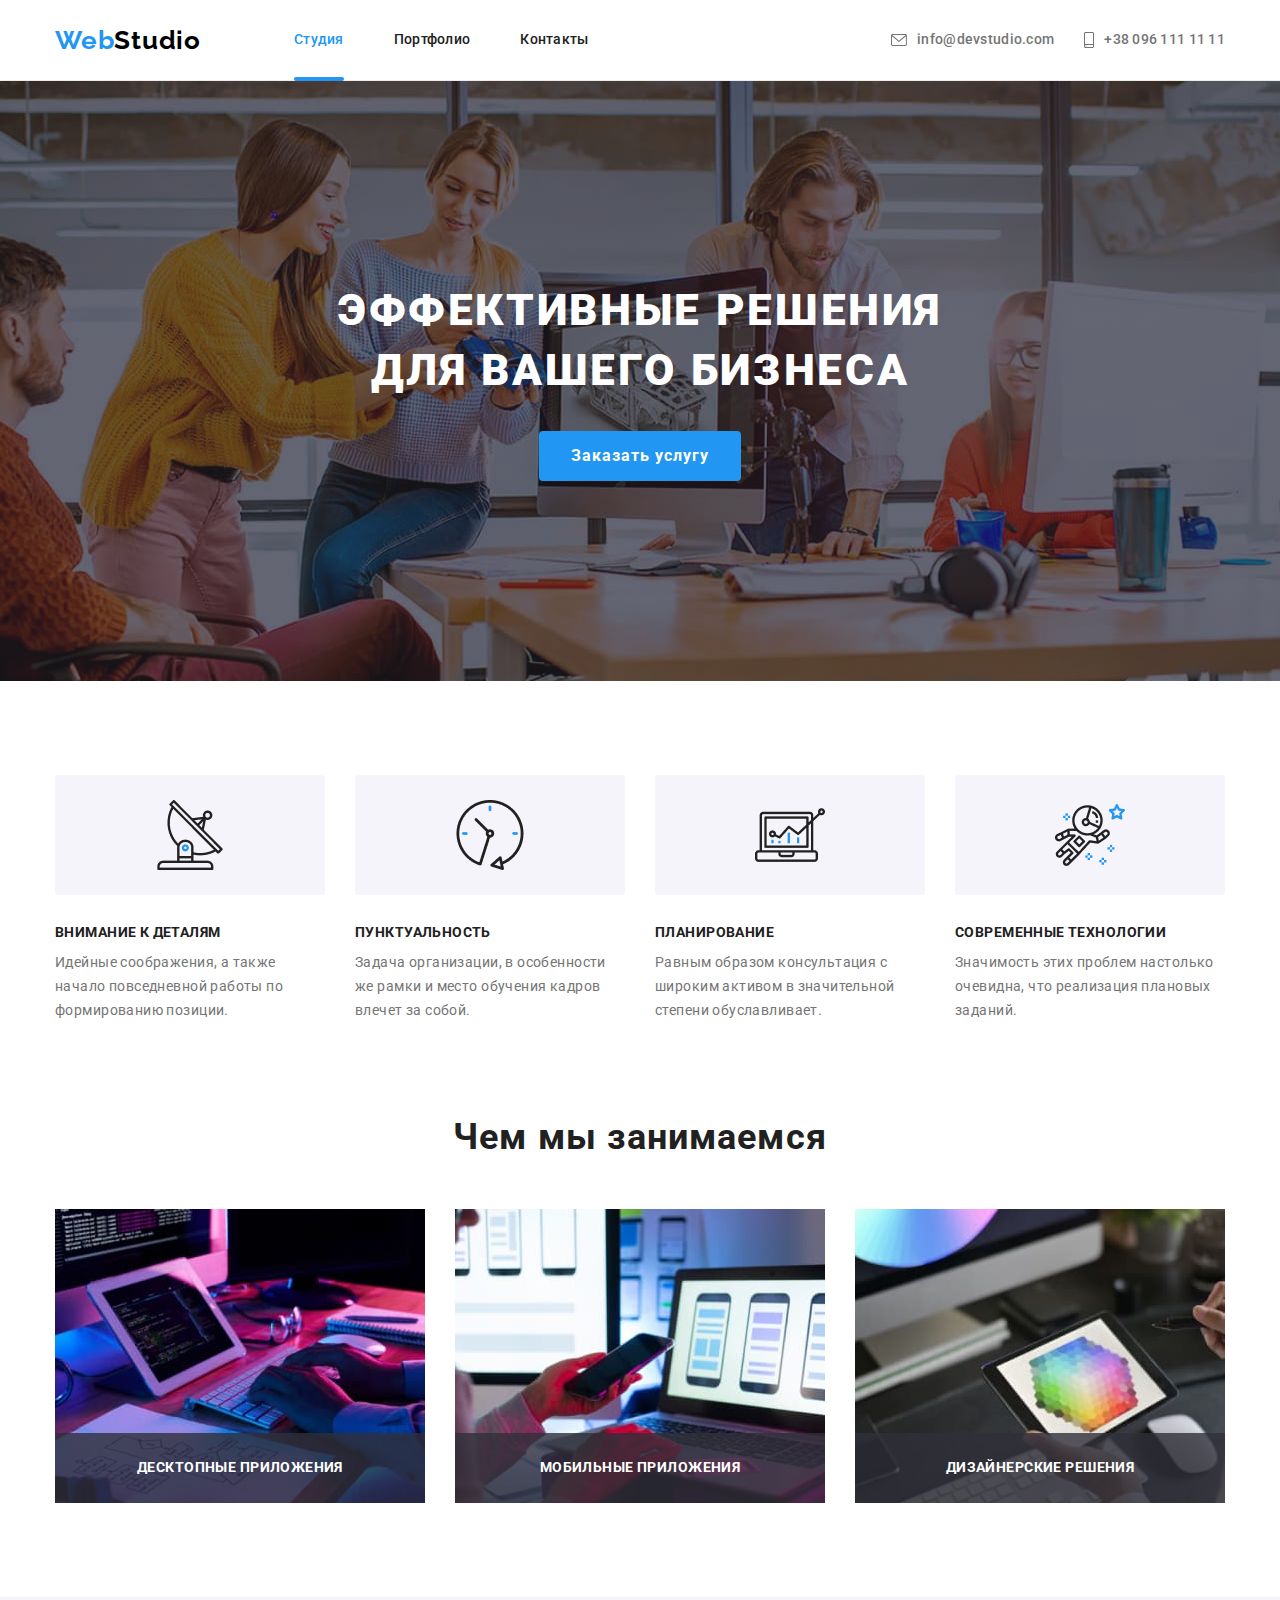
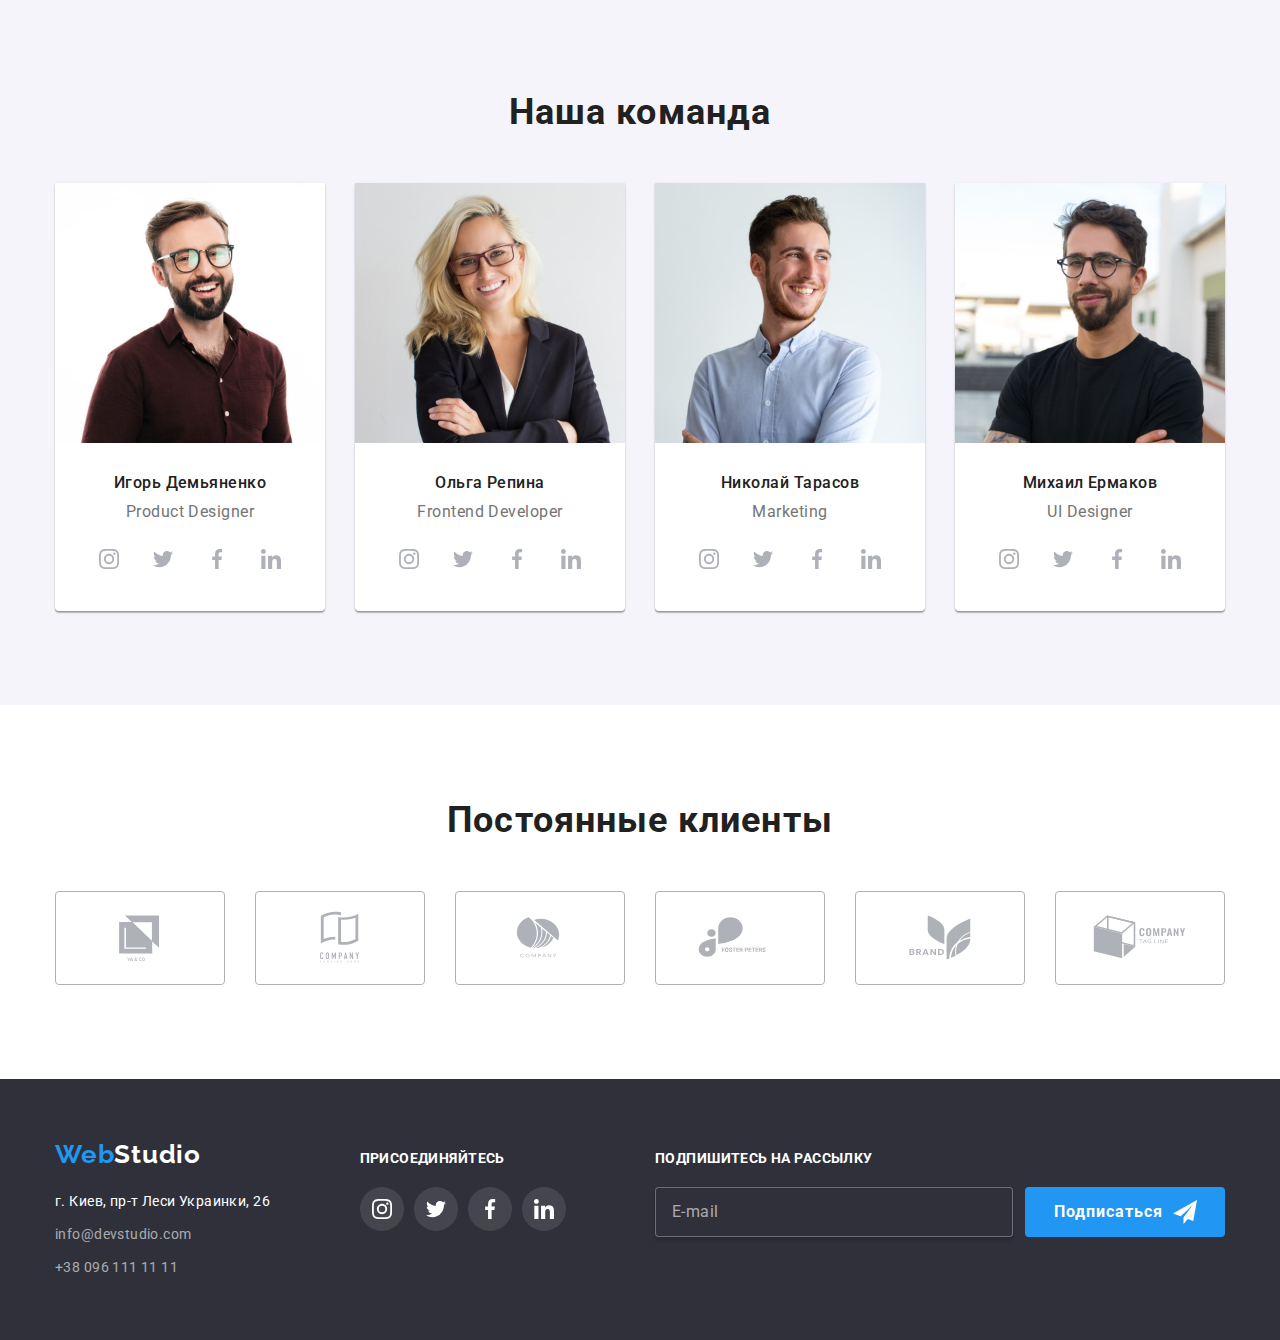
<file: index.html>
<!doctype html>
<html lang="ru">
<head>
  <meta charset="UTF-8">
  <meta http-equiv="X-UA-Compatible" content="IE=edge">
  <meta name="viewport" content="width=device-width, initial-scale=1.0">
  <title>Студия</title>
  <link href="https://fonts.googleapis.com/css2?family=Raleway:wght@700&family=Roboto:wght@400;500;700;900&display=swap"
  rel="stylesheet">
  <link rel="stylesheet" href="https://cdnjs.cloudflare.com/ajax/libs/modern-normalize/1.1.0/modern-normalize.min.css">
  <link rel="stylesheet" href="./css/main.min.css">
</head>
<body data-nonScroll>
  <header class="header">
    <div class="container header__box">
      <a href="" lang="en" class="logo link">Web<span class="logo__part--black">Studio</span> </a>
      <button type="button" class="header__button" data-mobile-menu-open>
        <svg width="40px" height="40px" aria-label="переключатель меню">
          <use class="header__menu-icon" href="./images/icons.svg#menu"></use>
        </svg>
      </button>
      <div class="header__menu-backdrop" data-mobile-menu>
        <div class="container container--menu">
          <div class="header__phone-menu">
            <button type="button" class="header__button header__button--close" data-mobile-menu-close>
              <svg width="40px" height="40px" aria-label="переключатель меню">
                <use class="header__close-icon" href="./images/icons.svg#close"></use>
              </svg>
            </button>
            <nav class="nav">
              <ul class="list nav__list">
                <li class="nav__item"><a href="./index.html" class="link nav__link nav__link--active">Студия</a></li>
                <li class="nav__item"><a href="./portfolio.html" class="link nav__link">Портфолио</a></li>
                <li class="nav__item"><a href="https://www.youtube.com/watch?v=dQw4w9WgXcQ" class="link nav__link">Контакты</a></li>
              </ul>
            </nav> 
            <ul class="list contacts contacts--position">
              <li class="contacts__item">
                <a href="mailto:info@devstudio.com" lang="en" class="link contacts__link contacts__mail">
                  <svg class="contacts__icon" width="16px" height="12px">
                    <use href="./images/icons.svg#envelope"></use>
                  </svg>
                  info@devstudio.com
                </a>
              </li>
              <li class="contacts__item">
                <a href="tel:+380961111111" class="link contacts__link contacts__number">
                  <svg class="contacts__icon" width="10px" height="16px">
                    <use href="./images/icons.svg#smartphone"></use>
                  </svg>
                  +38 096 111 11 11 
                </a>
              </li>
            </ul>
            <ul class="contacts__networks-set list">
              <li class="contacts__networks-set-item">
                <a href="" class="contacts__network link">Instagram</a>
              </li>
              <li class="contacts__networks-set-item">
                <a href="" class="contacts__network link">Twitter</a>
              </li>
              <li class="contacts__networks-set-item">
                <a href="" class="contacts__network link">Facebook</a>
              </li>
              <li class="contacts__networks-set-item">
                <a href="" class="contacts__network link">LinkedIn</a>
              </li>
            </ul>
          </div>
        </div>
      </div>
    </div>
  </header>
  <main>
    <section class="hero">
      <div class="container">
        <h1 class="hero__title">Эффективные решения для вашего бизнеса</h1>
        <button type="button" class="hero__button" data-modal-open> Заказать услугу</button> 
      </div> 
    </section> 
    <section class="benefits section">
      <div class="container">
        <h2 class="invisible">Наши преимущества</h2>
        <ul class="list benefits__list">
          <li class="benefits__item">
            <h3 class="benefits__title">Внимание к деталям</h3>
            <p class="benefits__text">Идейные соображения, а также начало повседневной работы по формированию позиции.</p>
          </li>
          <li class="benefits__item">
            <h3 class="benefits__title">Пунктуальность</h3>
            <p class="benefits__text">Задача организации, в особенности же рамки и место обучения кадров влечет за собой.</p>
          </li>
          <li class="benefits__item">
            <h3 class="benefits__title">Планирование</h3>
            <p class="benefits__text">Равным образом консультация с широким активом в значительной степени обуславливает.</p>
          </li>
          <li class="benefits__item">
            <h3 class="benefits__title">Современные технологии</h3>
            <p class="benefits__text">Значимость этих проблем настолько очевидна, что реализация плановых заданий.</p>
          </li>
        </ul>
      </div>
    </section>
    <section class="task section">
      <div class="container">
        <h2 class="task__title">Чем мы занимаемся</h2>
        <ul class="list named-images-set">
          <li class="named-images-set__item">
            <img 
              srcset="
                ./images/task-1.jpg 1x,
                ./images/task-1@2x.jpg 2x
              "
              src="./images/task-1.jpg" 
              alt="написание кода" 
              width="370" 
              
            />
            <div class="named-images-set__box">
              <h3 class="named-images-set__title">Десктопные приложения</h3>
            </div>
          </li>
          <li class="named-images-set__item">
            <img 
              srcset="
                ./images/task-2.jpg 1x,
                ./images/task-2@2x.jpg 2x
              "
              src="./images/task-2.jpg" 
              alt="создание дизайна для мобильного приложения" 
              width="370" 
            />
            <div class="named-images-set__box">
              <h3 class="named-images-set__title">Мобильные приложения</h3>
            </div>
          </li>
          <li class="named-images-set__item">
            <img 
              srcset="
                ./images/task-3.jpg 1x,
                ./images/task-3@2x.jpg 2x
              "
              src="./images/task-3.jpg" 
              alt="подборка цвета" 
              width="370" 
            />
            <div class="named-images-set__box">
              <h3 class="named-images-set__title">Дизайнерские решения</h3>
            </div>
          </li>
        </ul>
      </div>
    </section>
    <section class="team section">
      <div class="container">
        <h2 class="team__title">Наша команда</h2>
        <ul class="list workers-card-set">
          <li class="workers-card-set__item">
            <picture>
              <source
                srcset="
                  ./images/worker-1-270.jpg 1x,
                  ./images/worker-1-270@2x.jpg 2x
                "
                media="(min-width: 1200px)"
              />
              <source
                srcset="
                  ./images/worker-1-354.jpg 1x,
                  ./images/worker-1-354@2x.jpg 2x
                "
                media="(min-width: 768px)"
              />
              <source
                srcset="
                  ./images/worker-1-450.jpg 1x,
                  ./images/worker-1-450@2x.jpg 2x
                "
                media="(min-width: 320px)"
              />
              <img 
                srcset="
                  ./images/worker-1-450.jpg 1x,
                  ./images/worker-1-450@2x.jpg 2x
                "
                src="./images/worker-1-450.jpg" 
                alt="фото Игоря Демьяненко" 
                max-width="450" 
              />
            </picture>
            <div class="workers-card-set__box">
              <h3 class="workers-card-set__name">Игорь Демьяненко</h3>
              <p lang="en" class="workers-card-set__text">Product Designer</p>
              <ul class="social-networks list">
                <li class="social-networks__item">
                  <a href="" class="social-networks__link social-networks__link--white">
                    <svg class="social-networks__icon" width="20px" height="20px">
                      <use href="./images/icons.svg#instagram"></use>
                    </svg>
                  </a>
                </li>
                <li class="social-networks__item">
                  <a href="" class="social-networks__link social-networks__link--white">
                    <svg class="social-networks__icon" width="20px" height="20px">
                      <use href="./images/icons.svg#twitter"></use>
                    </svg>
                  </a>
                </li>
                <li class="social-networks__item">
                  <a href="" class="social-networks__link social-networks__link--white">
                    <svg class="social-networks__icon" width="20px" height="20px">
                      <use href="./images/icons.svg#facebook"></use>
                    </svg>
                  </a>
                </li>
                <li class="social-networks__item">
                  <a href="" class="social-networks__link social-networks__link--white">
                    <svg class="social-networks__icon" width="20px" height="20px">
                      <use href="./images/icons.svg#linkedin"></use>
                    </svg>
                  </a>
                </li>
              </ul>
            </div>
          </li>
          <li class="workers-card-set__item">
            <picture>
              <source
                srcset="
                  ./images/worker-2-270.jpg 1x,
                  ./images/worker-2-270@2x.jpg 2x
                "
                media="(min-width: 1200px)"
              />
              <source
                srcset="
                  ./images/worker-2-354.jpg 1x,
                  ./images/worker-2-354@2x.jpg 2x
                "
                media="(min-width: 768px)"
              />
              <source
                srcset="
                  ./images/worker-2-450.jpg 1x,
                  ./images/worker-2-450@2x.jpg 2x
                "
                media="(min-width: 320px)"
              />
              <img 
                srcset="
                  ./images/worker-2-450.jpg 1x,
                  ./images/worker-2-450@2x.jpg 2x
                "
                src="./images/worker-2-450.jpg" 
                alt="фото Ольги Репиной" 
                max-width="450" 
              />
            </picture>
            <div class="workers-card-set__box">
              <h3 class="workers-card-set__name">Ольга Репина</h3>
              <p lang="en" class="workers-card-set__text">Frontend Developer</p>
              <ul class="social-networks list">
                <li class="social-networks__item">
                  <a href="" class="social-networks__link social-networks__link--white">
                    <svg class="social-networks__icon" width="20px" height="20px">
                      <use href="./images/icons.svg#instagram"></use>
                    </svg>
                  </a>
                </li>
                <li class="social-networks__item">
                  <a href="" class="social-networks__link social-networks__link--white">
                    <svg class="social-networks__icon" width="20px" height="20px">
                      <use href="./images/icons.svg#twitter"></use>
                    </svg>
                  </a>
                </li>
                <li class="social-networks__item">
                  <a href="" class="social-networks__link social-networks__link--white">
                    <svg class="social-networks__icon" width="20px" height="20px">
                      <use href="./images/icons.svg#facebook"></use>
                    </svg>
                  </a>
                </li>
                <li class="social-networks__item">
                  <a href="" class="social-networks__link social-networks__link--white">
                    <svg class="social-networks__icon" width="20px" height="20px">
                      <use href="./images/icons.svg#linkedin"></use>
                    </svg>
                  </a>
                </li>
              </ul>
            </div>
          </li>
          <li class="workers-card-set__item">
            <picture>
              <source
                srcset="
                  ./images/worker-3-270.jpg 1x,
                  ./images/worker-3-270@2x.jpg 2x
                "
                media="(min-width: 1200px)"
              />
              <source
                srcset="
                  ./images/worker-3-354.jpg 1x,
                  ./images/worker-3-354@2x.jpg 2x
                "
                media="(min-width: 768px)"
              />
              <source
                srcset="
                  ./images/worker-3-450.jpg 1x,
                  ./images/worker-3-450@2x.jpg 2x
                "
                media="(min-width: 320px)"
              />
              <img 
                srcset="
                  ./images/worker-3-450.jpg 1x,
                  ./images/worker-3-450@2x.jpg 2x
                "
                src="./images/worker-3-450.jpg" 
                alt="фото Николая Тарасова" 
                max-width="450" 
              />
            </picture>
            <div class="workers-card-set__box">
              <h3 class="workers-card-set__name">Николай Тарасов</h3>
              <p lang="en" class="workers-card-set__text">Marketing</p>
              <ul class="social-networks list">
                <li class="social-networks__item">
                  <a href="" class="social-networks__link social-networks__link--white">
                    <svg class="social-networks__icon" width="20px" height="20px">
                      <use href="./images/icons.svg#instagram"></use>
                    </svg>
                  </a>
                </li>
                <li class="social-networks__item">
                  <a href="" class="social-networks__link social-networks__link--white">
                    <svg class="social-networks__icon" width="20px" height="20px">
                      <use href="./images/icons.svg#twitter"></use>
                    </svg>
                  </a>
                </li>
                <li class="social-networks__item">
                  <a href="" class="social-networks__link social-networks__link--white">
                    <svg class="social-networks__icon" width="20px" height="20px">
                      <use href="./images/icons.svg#facebook"></use>
                    </svg>
                  </a>
                </li>
                <li class="social-networks__item">
                  <a href="" class="social-networks__link social-networks__link--white">
                    <svg class="social-networks__icon" width="20px" height="20px">
                      <use href="./images/icons.svg#linkedin"></use>
                    </svg>
                  </a>
                </li>
              </ul>
            </div>
          </li>
          <li class="workers-card-set__item">
            <picture>
              <source
                srcset="
                  ./images/worker-4-270.jpg 1x,
                  ./images/worker-4-270@2x.jpg 2x
                "
                media="(min-width: 1200px)"
              />
              <source
                srcset="
                  ./images/worker-4-354.jpg 1x,
                  ./images/worker-4-354@2x.jpg 2x
                "
                media="(min-width: 768px)"
              />
              <source
                srcset="
                  ./images/worker-4-450.jpg 1x,
                  ./images/worker-4-450@2x.jpg 2x
                "
                media="(min-width: 320px)"
              />
              <img 
                srcset="
                  ./images/worker-4-450.jpg 1x,
                  ./images/worker-4-450@2x.jpg 2x
                "
                src="./images/worker-4-450.jpg" 
                alt="фото Михаила Ермакова" 
                max-width="450" 
              />
            </picture>
            <div class="workers-card-set__box">
              <h3 class="workers-card-set__name">Михаил Ермаков</h3>
              <p lang="en" class="workers-card-set__text">UI Designer</p>
              <ul class="social-networks list">
                <li class="social-networks__item">
                  <a href="" class="social-networks__link social-networks__link--white">
                    <svg class="social-networks__icon" width="20px" height="20px">
                      <use href="./images/icons.svg#instagram"></use>
                    </svg>
                  </a>
                </li>
                <li class="social-networks__item">
                  <a href="" class="social-networks__link social-networks__link--white">
                    <svg class="social-networks__icon" width="20px" height="20px">
                      <use href="./images/icons.svg#twitter"></use>
                    </svg>
                  </a>
                </li>
                <li class="social-networks__item">
                  <a href="" class="social-networks__link social-networks__link--white">
                    <svg class="social-networks__icon" width="20px" height="20px">
                      <use href="./images/icons.svg#facebook"></use>
                    </svg>
                  </a>
                </li>
                <li class="social-networks__item">
                  <a href="" class="social-networks__link social-networks__link--white">
                    <svg class="social-networks__icon" width="20px" height="20px">
                      <use href="./images/icons.svg#linkedin"></use>
                    </svg>
                  </a>
                </li>
              </ul>
            </div>
          </li>
        </ul>
      </div>  
    </section>
    <section class="clients section">
      <div class="container">
        <h2 class="clients__title">Постоянные клиенты</h2>
        <ul class="list emblems-card-set">
          <li class="emblems-card-set__item">
            <a href="" class="emblems-card-set__link">
              <svg class="emblems-card-set__icon" width="106px" height="60px">
                <use href="./images/icons.svg#logo-1"></use>
              </svg>
            </a>
          </li>
          <li class="emblems-card-set__item">
            <a href="" class="emblems-card-set__link">
              <svg class="emblems-card-set__icon" width="106px" height="60px">
                <use href="./images/icons.svg#logo-2"></use>
              </svg>
            </a>
          </li>
          <li class="emblems-card-set__item">
            <a href="" class="emblems-card-set__link">
              <svg class="emblems-card-set__icon" width="106px" height="60px">
                <use href="./images/icons.svg#logo-3"></use>
              </svg>
            </a>
          </li>
          <li class="emblems-card-set__item">
            <a href="" class="emblems-card-set__link">
              <svg class="emblems-card-set__icon" width="106px" height="60px">
                <use href="./images/icons.svg#logo-4"></use>
              </svg>
            </a>
          </li>
          <li class="emblems-card-set__item">
            <a href="" class="emblems-card-set__link">
              <svg class="emblems-card-set__icon" width="106px" height="60px">
                <use href="./images/icons.svg#logo-5"></use>
              </svg>
            </a>
          </li>
          <li class="emblems-card-set__item">
            <a href="" class="emblems-card-set__link">
              <svg class="emblems-card-set__icon" width="106px" height="60px">
                <use href="./images/icons.svg#logo-6"></use>
              </svg>
            </a>
          </li>
        </ul>
      </div>
    </section>
  </main>
  <footer class="footer">
    <div class="container footer__container">
      <div class="footer__box">
        <a href="" lang="en" class="logo link logo--position">Web<span class="logo__part--white">Studio</span></a>
        <address class="adress">
          <ul class="list footer-list">
            <li class="adress__item">
              <a href="" class="link address__link">г. Киев, пр-т Леси Украинки, 26</a>
            </li>  
            <li class="adress__item">
              <a href="mailto:info@example.com" lang="en" class="link address__link address__link--changeable">info@devstudio.com</a>
            </li>
            <li class="adress__item">
              <a href="tel:+380991111111" class="link address__link address__link--changeable">+38 096 111 11 11</a>
            </li>
          </ul>
        </address>
      </div>
      <div class="footer__box">
        <h3 class="footer__title">Присоединяйтесь</h3>
        <ul class="social-networks list">
          <li class="social-networks__item">
            <a href="" class="social-networks__link social-networks__link--black">
              <svg class="social-networks__icon" width="20px" height="20px">
                <use href="./images/icons.svg#instagram"></use>
              </svg>
            </a>
          </li>
          <li class="social-networks__item">
            <a href="" class="social-networks__link social-networks__link--black">
              <svg class="social-networks__icon" width="20px" height="20px">
                <use href="./images/icons.svg#twitter"></use>
              </svg>
            </a>
          </li>
          <li class="social-networks__item">
            <a href="" class="social-networks__link social-networks__link--black">
              <svg class="social-networks__icon" width="20px" height="20px">
                <use href="./images/icons.svg#facebook"></use>
              </svg>
            </a>
          </li>
          <li class="social-networks__item">
            <a href="" class="social-networks__link social-networks__link--black">
              <svg class="social-networks__icon" width="20px" height="20px">
                <use href="./images/icons.svg#linkedin"></use>
              </svg>
            </a>
          </li>
        </ul>
      </div>
      <form class="subscribe footer__box">
        <h3 class="footer__title">Подпишитесь на рассылку</h3>
        <div class="subscribe__box">
          <input type="email" name="email" placeholder="E-mail" class="subscribe__input">
          <button type="submit" class="subscribe__button">Подписаться</button>
        </div>
      </form>
    </div> 
  </footer>
  <div class="backdrop backdrop--is-hidden" data-modal>
    <div class="modal">
      <button type="button" class="modal__close-btn" data-modal-close>
        <svg class="modal__close-icon" width="18px" height="18px">
          <use href="./images/icons.svg#close"></use>
        </svg>
      </button>
      <form class="modal__form">
        <h2 class="modal__title">Оставьте свои данные, мы вам перезвоним</h2>
        <div class="modal__form-field">
          <label for="name" class="modal__label">Имя</label>
          <input type="text" name="name" id="name" class="modal__input">
          <svg class="modal__icon" width="18px" height="18px">
            <use href="./images/icons.svg#person"></use>
          </svg>
        </div>
        <div class="modal__form-field">
          <label for="tell" class="modal__label">Телефон</label>
          <input type="tell" name="tell" id="tell" class="modal__input">
          <svg class="modal__icon" width="18px" height="18px">
            <use href="./images/icons.svg#phone"></use>
          </svg>
        </div>
        <div class="modal__form-field"> 
          <label for="email" class="modal__label">Почта</label>
          <input type="email" name="email" id="email" class="modal__input">
          <svg class="modal__icon" width="18px" height="18px">
            <use href="./images/icons.svg#email"></use>
          </svg>
        </div>
        <div class="modal__form-field modal__form-field--position">
          <label for="comment" class="modal__label">Комментарий</label>
          <textarea name="comment" id="comment" placeholder="Введите текст" class="modal__textarea"></textarea>
        </div>
        <div class="policy policy--position">
          <label for="policy" class="policy__label">
            <input type="checkbox" name="policy" id="policy" class="policy__checkbox">
            <svg class="policy__icon" width="16px" height="15px">
              <use href="./images/icons.svg#check"></use>
            </svg>
            <p class="policy__text">
              Соглашаюсь с рассылкой и принимаю
              <a href="" class="policy__link link">Условия договора</a>
            </p>
          </label>
        </div>
        <button type="submit" class="modal__button">Отправить</button>
      </form>
    </div>
  </div>
  <script src="./menu.js"></script>
  <script src="./modal.js"></script>
</body>
</html>
</file>
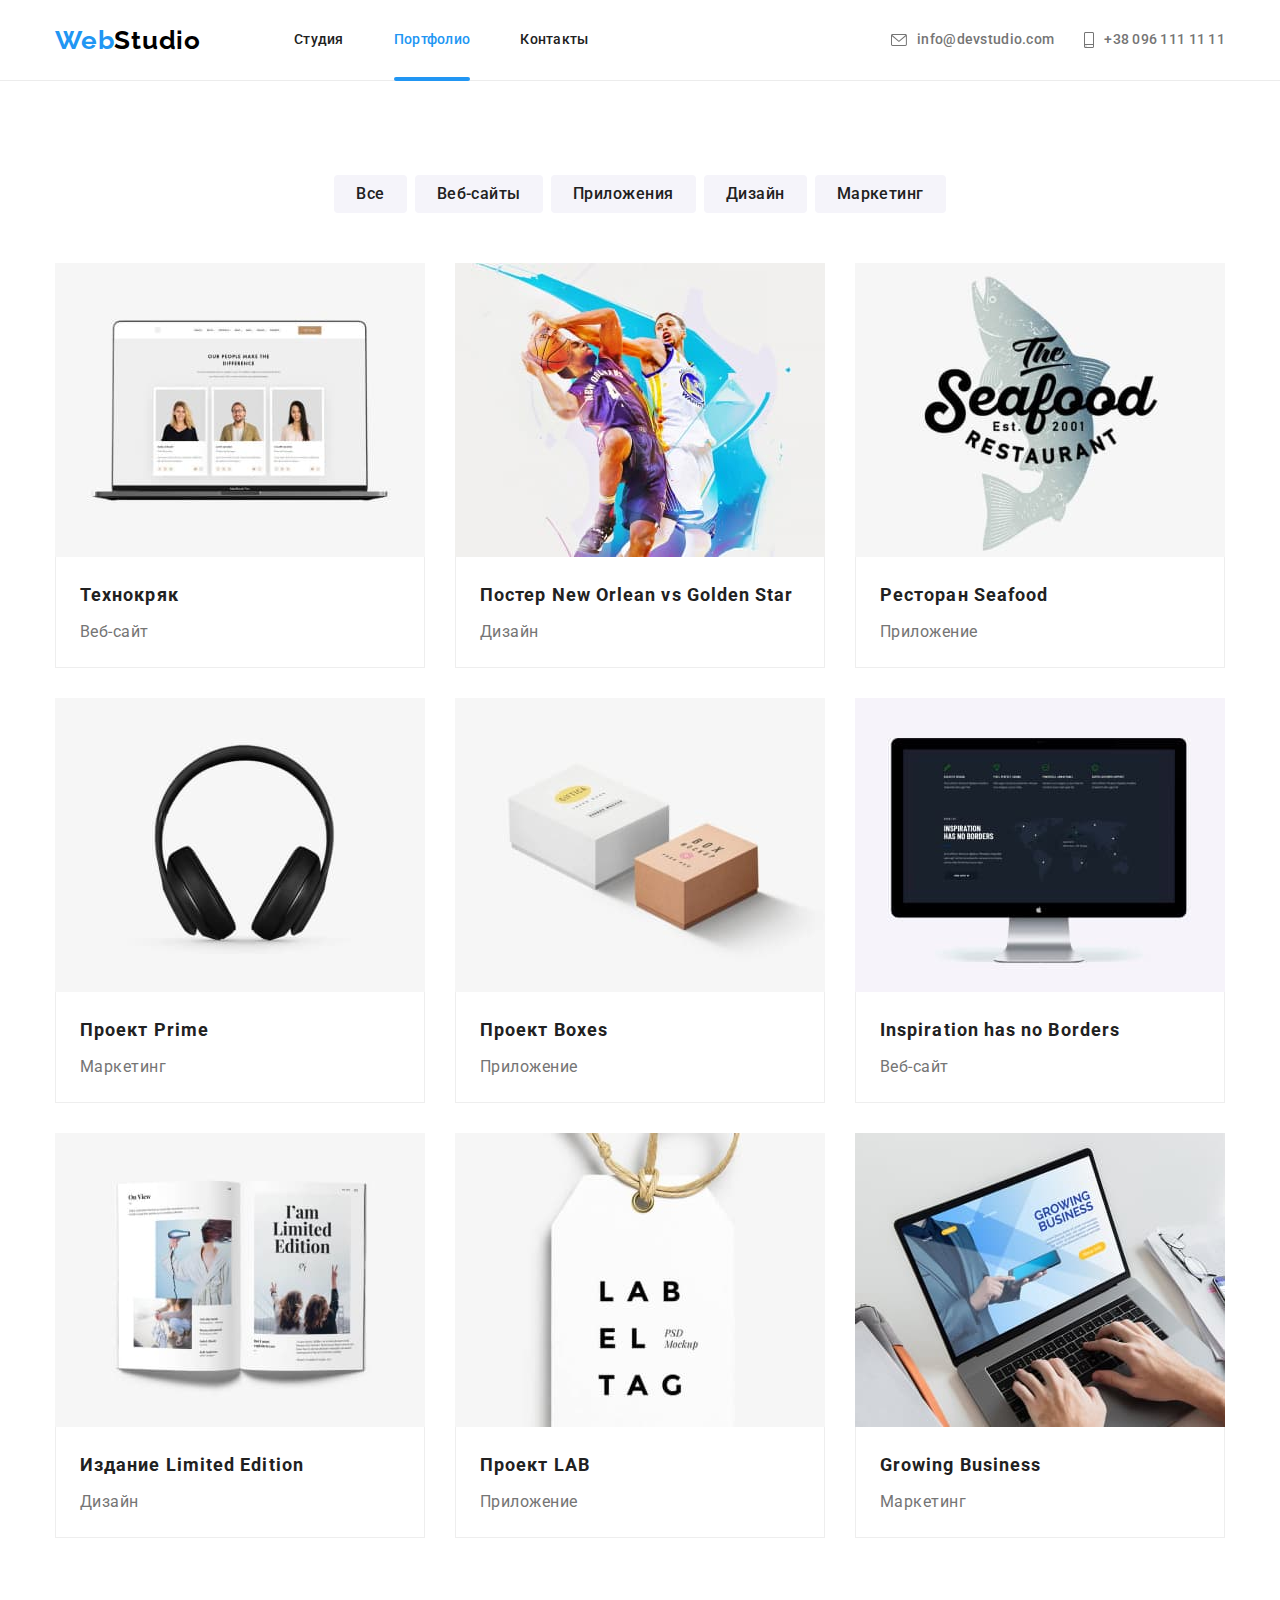
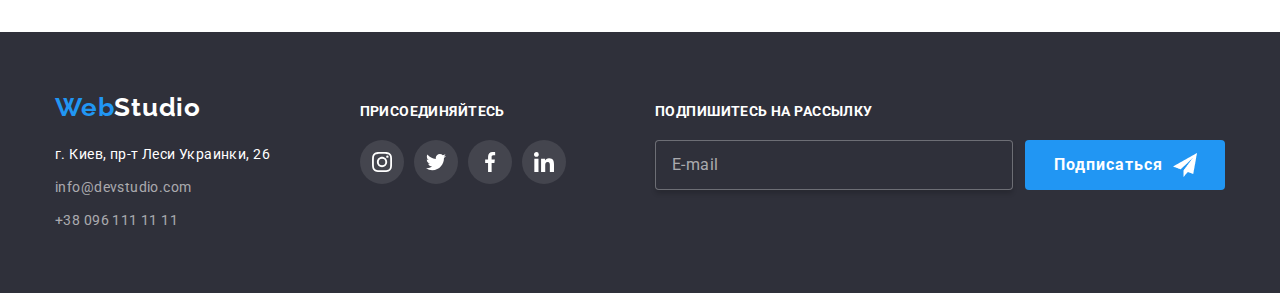
<file: portfolio.html>
<!doctype html>
<html lang="ru">
<head>
  <meta charset="UTF-8">
  <meta http-equiv="X-UA-Compatible" content="IE=edge">
  <meta name="viewport" content="width=device-width, initial-scale=1.0">
  <title>Портфолио</title>
  <link href="https://fonts.googleapis.com/css2?family=Raleway:wght@700&family=Roboto:wght@400;500;700;900&display=swap"
    rel="stylesheet">
  <link rel="stylesheet" href="https://cdnjs.cloudflare.com/ajax/libs/modern-normalize/1.1.0/modern-normalize.min.css">
  <link rel="stylesheet" href="./css/main.min.css">
</head>
<body data-nonScroll>
  <header class="header">
    <div class="container header__box">
      <a href="" lang="en" class="logo link">Web<span class="logo__part--black">Studio</span> </a>
      <button type="button" class="header__button" data-mobile-menu-open>
        <svg width="40px" height="40px" aria-label="переключатель меню">
          <use class="header__menu-icon" href="./images/icons.svg#menu"></use>
        </svg>
      </button>
      <div class="header__menu-backdrop" data-mobile-menu>
        <div class="container container--menu">
          <div class="header__phone-menu">
            <button type="button" class="header__button header__button--close" data-mobile-menu-close>
              <svg width="40px" height="40px" aria-label="переключатель меню">
                <use class="header__close-icon" href="./images/icons.svg#close"></use>
              </svg>
            </button>
            <nav class="nav">
              <ul class="list nav__list">
                <li class="nav__item"><a href="./index.html" class="link nav__link">Студия</a></li>
                <li class="nav__item"><a href="./portfolio.html" class="link nav__link nav__link--active">Портфолио</a></li>
                <li class="nav__item"><a href="https://www.youtube.com/watch?v=dQw4w9WgXcQ" class="link nav__link">Контакты</a></li>
              </ul>
            </nav>
            <ul class="list contacts contacts--position">
              <li class="contacts__item">
                <a href="mailto:info@devstudio.com" lang="en" class="link contacts__link contacts__mail">
                  <svg class="contacts__icon" width="16px" height="12px">
                    <use href="./images/icons.svg#envelope"></use>
                  </svg>
                  info@devstudio.com
                </a>
              </li>
              <li class="contacts__item">
                <a href="tel:+380961111111" class="link contacts__link contacts__number">
                  <svg class="contacts__icon" width="10px" height="16px">
                    <use href="./images/icons.svg#smartphone"></use>
                  </svg>
                  +38 096 111 11 11
                </a>
              </li>
            </ul>
            <ul class="contacts__networks-set list">
              <li class="contacts__networks-set-item">
                <a href="" class="contacts__network link">Instagram</a>
              </li>
              <li class="contacts__networks-set-item">
                <a href="" class="contacts__network link">Twitter</a>
              </li>
              <li class="contacts__networks-set-item">
                <a href="" class="contacts__network link">Facebook</a>
              </li>
              <li class="contacts__networks-set-item">
                <a href="" class="contacts__network link">LinkedIn</a>
              </li>
            </ul>
          </div>
        </div>
      </div>
    </div>
  </header>
  <main>
    <section class="section">
      <div class="container">
        <h1 class="invisible">Портфолио</h1>
        <ul class="list filters">
          <li class="filters__item">
            <button type="button" class="filters__button">Все</button>
          </li>
          <li class="filters__item">
            <button type="button" class="filters__button">Веб-сайты</button>
          </li>
          <li class="filters__item">
            <button type="button" class="filters__button">Приложения</button>
          </li>
          <li class="filters__item">
            <button type="button" class="filters__button">Дизайн</button>
          </li>
          <li class="filters__item">
            <button type="button" class="filters__button">Маркетинг</button>
          </li>
        </ul>
        <ul class="list card-set">
          <li class="card-set__item">
            <a href="" class="link card-set__link">
              <div class="card-set__box">
                <picture>
                  <source
                    srcset="
                      ./images/project-1-370.jpg 1x,
                      ./images/project-1-370@2x.jpg 2x
                    "
                    media="(min-width: 1200px)"
                  />
                  <source
                    srcset="
                      ./images/project-1-354.jpg 1x,
                      ./images/project-1-354@2x.jpg 2x
                    "
                    media="(min-width: 768px)"
                  />
                  <source
                    srcset="
                      ./images/project-1-450.jpg 1x,
                      ./images/project-1-450@2x.jpg 2x
                    "
                    media="(max-width: 767px)"
                  />
                  <img 
                    srcset="
                      ./images/project-1-450.jpg 1x,
                      ./images/project-1-450@2x.jpg 2x
                    "
                    src="./images/project-1-450.jpg" 
                    alt="ноутбук с сайтом на экране" 
                  
                  />
                </picture>
            
                <div class="card-set__overlay">
                  <p class="card-set__overlay-text">Ресурс предлагает комплексные предложения с разным уровнем функционала и сервисов.
                    Все это позволит посетителю получить
                    исчерпывающие сведения о компании или частном лице.</p>
                </div>
              </div>
              <div class="card-set__footer">
                <h3 class="card-set__title">Технокряк</h3>
                <p class="card-set__text">Веб-сайт</p>
              </div>
            </a>
          </li>
          <li class="card-set__item">
            <a href="" class="link card-set__link">
              <div class="card-set__box">
                <picture>
                  <source
                    srcset="
                      ./images/project-2-370.jpg 1x,
                      ./images/project-2-370@2x.jpg 2x
                    "
                    media="(min-width: 1200px)"
                  />
                  <source
                    srcset="
                      ./images/project-2-354.jpg 1x,
                      ./images/project-2-354@2x.jpg 2x
                    "
                    media="(min-width: 768px)"
                  />
                  <source
                    srcset="
                      ./images/project-2-450.jpg 1x,
                      ./images/project-2-450@2x.jpg 2x
                    "
                    media="(max-width: 767px)"
                  />
                  <img 
                    srcset="
                      ./images/project-2-450.jpg 1x,
                      ./images/project-2-450@2x.jpg 2x
                    "
                    src="./images/project-2-450.jpg" 
                    alt="два баскетболиста борются за мяч" 
                   
                  />
                </picture>
              
                <div class="card-set__overlay">
                  <p class="card-set__overlay-text">Ресурс предлагает комплексные предложения с разным уровнем функционала и сервисов.
                    Все это позволит посетителю получить
                    исчерпывающие сведения о компании или частном лице.</p>
                </div>
              </div>
              <div class="card-set__footer">
                <h3 class="card-set__title">Постер <span lang="en">New Orlean vs Golden Star</span></h3>
                <p class="card-set__text">Дизайн</p>
              </div>
            </a>
          </li>
          <li class="card-set__item">
            <a href="" class="link card-set__link">
              <div class="card-set__box">
                <picture>
                  <source
                    srcset="
                      ./images/project-3-370.jpg 1x,
                      ./images/project-3-370@2x.jpg 2x
                    "
                    media="(min-width: 1200px)"
                  />
                  <source
                    srcset="
                      ./images/project-3-354.jpg 1x,
                      ./images/project-3-354@2x.jpg 2x
                    "
                    media="(min-width: 768px)"
                  />
                  <source
                    srcset="
                      ./images/project-3-450.jpg 1x,
                      ./images/project-3-450@2x.jpg 2x
                    "
                    media="(max-width: 767px)"
                  />
                  <img 
                    srcset="
                      ./images/project-3-450.jpg 1x,
                      ./images/project-3-450@2x.jpg 2x
                    "
                    src="./images/project-3-450.jpg" 
                    alt="эмблема ресторана морской еды" 
                  
                  />
                </picture>
              
                <div class="card-set__overlay">
                  <p class="card-set__overlay-text">Ресурс предлагает комплексные предложения с разным уровнем функционала и сервисов.
                    Все это позволит посетителю получить
                    исчерпывающие сведения о компании или частном лице.</p>
                </div>
              </div>
              <div class="card-set__footer">
                <h3 class="card-set__title">Ресторан <span lang="en">Seafood</span></h3>
                <p class="card-set__text">Приложение</p>
              </div>
            </a>
          </li>
          <li class="card-set__item">
            <a href="" class="link card-set__link">
              <div class="card-set__box">
                <picture>
                  <source
                    srcset="
                      ./images/project-4-370.jpg 1x,
                      ./images/project-4-370@2x.jpg 2x
                    "
                    media="(min-width: 1200px)"
                  />
                  <source
                    srcset="
                      ./images/project-4-354.jpg 1x,
                      ./images/project-4-354@2x.jpg 2x
                    "
                    media="(min-width: 768px)"
                  />
                  <source
                    srcset="
                      ./images/project-4-450.jpg 1x,
                      ./images/project-4-450@2x.jpg 2x
                    "
                    media="(max-width: 767px)"
                  />
                  <img 
                    srcset="
                      ./images/project-4-450.jpg 1x,
                      ./images/project-4-450@2x.jpg 2x
                    "
                    src="./images/project-4-450.jpg" 
                    alt="наушники" 
                   
                  />
                </picture>
          
                <div class="card-set__overlay">
                  <p class="card-set__overlay-text">Ресурс предлагает комплексные предложения с разным уровнем функционала и сервисов.
                    Все это позволит посетителю получить
                    исчерпывающие сведения о компании или частном лице.</p>
                </div>
              </div>
              <div class="card-set__footer">
                <h3 class="card-set__title">Проект <span lang="en">Prime</span></h3>
                <p class="card-set__text">Маркетинг</p>
              </div>
            </a>
          </li>
          <li class="card-set__item">
            <a href="" class="link card-set__link ">
              <div class="card-set__box">
                <picture>
                  <source
                    srcset="
                      ./images/project-5-370.jpg 1x,
                      ./images/project-5-370@2x.jpg 2x
                    "
                    media="(min-width: 1200px)"
                  />
                  <source
                    srcset="
                      ./images/project-5-354.jpg 1x,
                      ./images/project-5-354@2x.jpg 2x
                    "
                    media="(min-width: 768px)"
                  />
                  <source
                    srcset="
                      ./images/project-5-450.jpg 1x,
                      ./images/project-5-450@2x.jpg 2x
                    "
                    media="(max-width: 767px)"
                  />
                  <img 
                    srcset="
                      ./images/project-5-450.jpg 1x,
                      ./images/project-5-450@2x.jpg 2x
                    "
                    src="./images/project-5-450.jpg" 
                    alt="две кор6обки" 
                   
                  />
                </picture>
              
                <div class="card-set__overlay">
                  <p class="card-set__overlay-text">Ресурс предлагает комплексные предложения с разным уровнем функционала и сервисов.
                    Все это позволит посетителю получить
                    исчерпывающие сведения о компании или частном лице.</p>
                </div>
              </div>
              <div class="card-set__footer">
                <h3 class="card-set__title">Проект <span lang="en">Boxes</span></h3>
                <p class="card-set__text">Приложение</p>
              </div>
            </a>
          </li>
          <li class="card-set__item">
            <a href="" class="link card-set__link">
              <div class="card-set__box">
                <picture>
                  <source
                    srcset="
                      ./images/project-6-370.jpg 1x,
                      ./images/project-6-370@2x.jpg 2x
                    "
                    media="(min-width: 1200px)"
                  />
                  <source
                    srcset="
                      ./images/project-6-354.jpg 1x,
                      ./images/project-6-354@2x.jpg 2x
                    "
                    media="(min-width: 768px)"
                  />
                  <source
                    srcset="
                      ./images/project-6-450.jpg 1x,
                      ./images/project-6-450@2x.jpg 2x
                    "
                    media="(max-width: 767px)"
                  />
                  <img 
                    srcset="
                      ./images/project-6-450.jpg 1x,
                      ./images/project-6-450@2x.jpg 2x
                    "
                    src="./images/project-6-450.jpg" 
                    alt="монитор, на котором изображена карта мира" 
                   
                  />
                </picture>
                
                <div class="card-set__overlay">
                  <p class="card-set__overlay-text">Ресурс предлагает комплексные предложения с разным уровнем функционала и сервисов.
                    Все это позволит посетителю получить
                    исчерпывающие сведения о компании или частном лице.</p>
                </div>
              </div>
              <div class="card-set__footer">
                <h3 lang="en" class="card-set__title">Inspiration has no Borders</h3>
                <p class="card-set__text">Веб-сайт</p>
              </div>
            </a>
          </li>
          <li class="card-set__item">
            <a href="" class="link card-set__link">
              <div class="card-set__box">
                <picture>
                  <source
                    srcset="
                      ./images/project-7-370.jpg 1x,
                      ./images/project-7-370@2x.jpg 2x
                    "
                    media="(min-width: 1200px)"
                  />
                  <source
                    srcset="
                      ./images/project-7-354.jpg 1x,
                      ./images/project-7-354@2x.jpg 2x
                    "
                    media="(min-width: 768px)"
                  />
                  <source
                    srcset="
                      ./images/project-7-450.jpg 1x,
                      ./images/project-7-450@2x.jpg 2x
                    "
                    media="(max-width: 767px)"
                  />
                  <img 
                    srcset="
                      ./images/project-7-450.jpg 1x,
                      ./images/project-7-450@2x.jpg 2x
                    "
                    src="./images/project-7-450.jpg" 
                    alt="журнал" 
                   
                  />
                </picture>
                
                <div class="card-set__overlay">
                  <p class="card-set__overlay-text">Ресурс предлагает комплексные предложения с разным уровнем функционала и сервисов.
                    Все это позволит посетителю получить
                    исчерпывающие сведения о компании или частном лице.</p>
                </div>
              </div>
              <div class="card-set__footer">
                <h3 class="card-set__title">Издание <span lang="en">Limited Edition</span></h3>
                <p class="card-set__text">Дизайн</p>
              </div>
            </a>
          </li>
          <li class="card-set__item">
            <a href="" class="link card-set__link">
              <div class="card-set__box">
                <picture>
                  <source
                    srcset="
                      ./images/project-8-370.jpg 1x,
                      ./images/project-8-370@2x.jpg 2x
                    "
                    media="(min-width: 1200px)"
                  />
                  <source
                    srcset="
                      ./images/project-8-354.jpg 1x,
                      ./images/project-8-354@2x.jpg 2x
                    "
                    media="(min-width: 768px)"
                  />
                  <source
                    srcset="
                      ./images/project-8-450.jpg 1x,
                      ./images/project-8-450@2x.jpg 2x
                    "
                    media="(max-width: 767px)"
                  />
                  <img 
                    srcset="
                      ./images/project-8-450.jpg 1x,
                      ./images/project-8-450@2x.jpg 2x
                    "
                    src="./images/project-8-450.jpg" 
                    alt="бирка" 
                   
                  />
                </picture>
              
                <div class="card-set__overlay">
                  <p class="card-set__overlay-text">Ресурс предлагает комплексные предложения с разным уровнем функционала и сервисов.
                    Все это позволит посетителю получить
                    исчерпывающие сведения о компании или частном лице.</p>
                </div>
              </div>
              <div class="card-set__footer">
                <h3 class="card-set__title">Проект <span lang="en">LAB</span></h3>
                <p class="card-set__text">Приложение</p>
              </div>
            </a>
          </li>
          <li class="card-set__item">
            <a href="" class="link card-set__link">
              <div class="card-set__box">
                <picture>
                  <source
                    srcset="
                      ./images/project-9-370.jpg 1x,
                      ./images/project-9-370@2x.jpg 2x
                    "
                    media="(min-width: 1200px)"
                  />
                  <source
                    srcset="
                      ./images/project-9-354.jpg 1x,
                      ./images/project-9-354@2x.jpg 2x
                    "
                    media="(min-width: 768px)"
                  />
                  <source
                    srcset="
                      ./images/project-9-450.jpg 1x,
                      ./images/project-9-450@2x.jpg 2x
                    "
                    media="(max-width: 767px)"
                  />
                  <img 
                    srcset="
                      ./images/project-9-450.jpg 1x,
                      ./images/project-9-450@2x.jpg 2x
                    "
                    src="./images/project-9-450.jpg" 
                    alt="человек учится вести бизнес за компьютером" 
                   
                  />
                </picture>
                
                <div class="card-set__overlay">
                  <p class="card-set__overlay-text">Ресурс предлагает комплексные предложения с разным уровнем функционала и сервисов.
                    Все это позволит посетителю получить
                    исчерпывающие сведения о компании или частном лице.</p>
                </div>
              </div>
              <div class="card-set__footer">
                <h3 lang="en" class="card-set__title">Growing Business</h3>
                <p class="card-set__text">Маркетинг</p>
              </div>
            </a>
          </li>
        </ul>
      </div>
    </section>
  </main>
  <footer class="footer">
    <div class="container footer__container">
      <div class="footer__box">
        <a href="" lang="en" class="logo link logo--position">Web<span class="logo__part--white">Studio</span></a>
        <address class="adress">
          <ul class="list footer-list">
            <li class="adress__item">
              <a href="" class="link address__link">г. Киев, пр-т Леси Украинки, 26</a>
            </li>
            <li class="adress__item">
              <a href="mailto:info@example.com" lang="en"
                class="link address__link address__link--changeable">info@devstudio.com</a>
            </li>
            <li class="adress__item">
              <a href="tel:+380991111111" class="link address__link address__link--changeable">+38 096 111 11 11</a>
            </li>
          </ul>
        </address>
      </div>
      <div class="footer__box">
        <h3 class="footer__title">Присоединяйтесь</h3>
        <ul class="social-networks list">
          <li class="social-networks__item">
            <a href="" class="social-networks__link social-networks__link--black">
              <svg class="social-networks__icon" width="20px" height="20px">
                <use href="./images/icons.svg#instagram"></use>
              </svg>
            </a>
          </li>
          <li class="social-networks__item">
            <a href="" class="social-networks__link social-networks__link--black">
              <svg class="social-networks__icon" width="20px" height="20px">
                <use href="./images/icons.svg#twitter"></use>
              </svg>
            </a>
          </li>
          <li class="social-networks__item">
            <a href="" class="social-networks__link social-networks__link--black">
              <svg class="social-networks__icon" width="20px" height="20px">
                <use href="./images/icons.svg#facebook"></use>
              </svg>
            </a>
          </li>
          <li class="social-networks__item">
            <a href="" class="social-networks__link social-networks__link--black">
              <svg class="social-networks__icon" width="20px" height="20px">
                <use href="./images/icons.svg#linkedin"></use>
              </svg>
            </a>
          </li>
        </ul>
      </div>
      <form class="subscribe footer__box">
        <h3 class="footer__title">Подпишитесь на рассылку</h3>
        <div class="subscribe__box">
          <input type="email" name="email" placeholder="E-mail" class="subscribe__input">
          <button type="submit" class="subscribe__button">Подписаться</button>
        </div>
      </form>
    </div>
  </footer>
  <script src="./menu.js"></script>
</body>
</html>
</file>
<file: css/main.min.css>
body{background-color:#fff;color:#757575;font-family:Roboto,sans-serif}.no-scroll{overflow:hidden}h1,h2,h3,p{margin:0}img{display:block;height:auto;max-width:100%}*,*::before,*::after{-webkit-box-sizing:border-box;box-sizing:border-box}.link{text-decoration:none;font-style:normal;color:#757575}.list{list-style:none;padding:0;margin:0}.invisible{display:none}.section{padding-top:60px;padding-bottom:60px}@media screen and (min-width: 1200px){.section{padding-top:94px;padding-bottom:94px}}.container{padding-left:15px;padding-right:15px;margin-left:auto;margin-right:auto}@media screen and (min-width: 480px){.container{width:480px}}@media screen and (min-width: 768px)and (max-width: 1199.98px){.container{width:768px}}@media screen and (min-width: 1200px){.container{width:1200px}}.container--menu{z-index:2}@media screen and (min-width: 768px){.container--menu{width:100%;padding:0;margin:0}}@media screen and (max-width: 767px){.container--menu{position:relative}}.header{border-bottom:1px solid #ececec;position:relative}.header__box{display:-webkit-box;display:-ms-flexbox;display:flex;-webkit-box-align:center;-ms-flex-align:center;align-items:center;padding-bottom:12px;padding-top:12px}.header__menu-backdrop{width:100%}@media screen and (max-width: 767.98px){.header__menu-backdrop{position:fixed;top:0;left:0;width:100%;height:100vh;overflow-y:auto;display:none;background-color:#fff;z-index:2}.header__menu-backdrop--is-open{display:block}}.header__close-icon{-webkit-transition:fill 250ms cubic-bezier(0.4, 0, 0.2, 1);transition:fill 250ms cubic-bezier(0.4, 0, 0.2, 1)}.header__button--close:hover .header__close-icon,.header__button--close:focus .header__close-icon{fill:#2196f3}@media screen and (min-width: 768px){.header__close-icon{display:none}}.header__menu-icon{-webkit-transition:fill 250ms cubic-bezier(0.4, 0, 0.2, 1);transition:fill 250ms cubic-bezier(0.4, 0, 0.2, 1)}.header__button:hover .header__menu-icon,.header__button:focus .header__menu-icon{fill:#2196f3}@media screen and (min-width: 768px){.header__menu-icon{display:none}}.header__button{display:-webkit-inline-box;display:-ms-inline-flexbox;display:inline-flex;-webkit-box-pack:center;-ms-flex-pack:center;justify-content:center;-webkit-box-align:center;-ms-flex-align:center;align-items:center;border:none;background-color:rgba(0,0,0,0);border:none;padding:0;margin-left:auto;cursor:pointer}.header__button--close{position:absolute;top:10px;right:15px}@media screen and (min-width: 768px){.header__button{display:none}}@media screen and (max-width: 767.98px){.header__phone-menu{padding:48px 25px}}@media screen and (min-width: 768px){.header__phone-menu{display:-webkit-box;display:-ms-flexbox;display:flex;-webkit-box-pack:justify;-ms-flex-pack:justify;justify-content:space-between}}.logo{color:#2196f3;font-family:Raleway,sans-serif;font-weight:700;font-size:26px;line-height:1.19;letter-spacing:.03em}.logo__part--black{color:#000}.logo--position{display:inline-block;margin-bottom:20px}.logo__part--white{color:#fff}.nav{display:-webkit-box;display:-ms-flexbox;display:flex;-webkit-box-align:center;-ms-flex-align:center;align-items:center}@media screen and (min-width: 768px)and (max-width: 1199.98px){.nav__list{display:-webkit-box;display:-ms-flexbox;display:flex;margin-left:88px}}@media screen and (min-width: 1200px){.nav__list{display:-webkit-box;display:-ms-flexbox;display:flex;margin-left:93px}}.nav__link{padding-top:20px;padding-bottom:20px;display:block;position:relative;font-weight:500;font-size:40px;line-height:1.17;letter-spacing:.02em;color:#212121;-webkit-transition:color 250ms cubic-bezier(0.4, 0, 0.2, 1);transition:color 250ms cubic-bezier(0.4, 0, 0.2, 1)}@media screen and (max-width: 767.98px){.nav__link:first-child{padding-top:0}}@media screen and (min-width: 768px){.nav__link{font-size:14px;line-height:1.14}.nav__link::after{content:"";display:block;position:absolute;bottom:-13.1px;width:100%;height:4px;background:#2196f3;border-radius:2px;opacity:0;-webkit-transition:opacity 250ms cubic-bezier(0.4, 0, 0.2, 1);transition:opacity 250ms cubic-bezier(0.4, 0, 0.2, 1)}.nav__link--active::after{opacity:1}}.nav__link--active{color:#2196f3}.nav__link:hover,.nav__link:focus{color:#2196f3}@media screen and (max-width: 767.98px){.nav__item{margin-bottom:12px}.nav__item:last-child{margin-bottom:282px}}@media screen and (min-width: 768px){.nav__item{margin-right:50px}.nav__item:last-child{margin-right:0}}.contacts{display:-webkit-box;display:-ms-flexbox;display:flex}@media screen and (max-width: 767.98px){.contacts{-webkit-box-orient:vertical;-webkit-box-direction:reverse;-ms-flex-direction:column-reverse;flex-direction:column-reverse}}@media screen and (min-width: 768px)and (max-width: 1199.98px){.contacts{-webkit-box-orient:vertical;-webkit-box-direction:normal;-ms-flex-direction:column;flex-direction:column;-webkit-box-pack:center;-ms-flex-pack:center;justify-content:center}}@media screen and (min-width: 1200px){.contacts{-webkit-box-align:center;-ms-flex-align:center;align-items:center;-webkit-box-orient:horizontal;-webkit-box-direction:normal;-ms-flex-direction:row;flex-direction:row}}.contacts--position{margin-left:auto}.contacts__link{display:-webkit-box;display:-ms-flexbox;display:flex;-webkit-box-align:center;-ms-flex-align:center;align-items:center;font-weight:500;font-size:14px;line-height:1.14;letter-spacing:.02em;-webkit-transition:color 250ms cubic-bezier(0.4, 0, 0.2, 1);transition:color 250ms cubic-bezier(0.4, 0, 0.2, 1)}.contacts__link:hover,.contacts__link:focus{color:#2196f3}@media screen and (max-width: 767.98px){.contacts__number{font-size:34px;line-height:1.18;color:#2196f3;margin-bottom:32px}}@media screen and (max-width: 767.98px){.contacts__mail{font-size:24px;line-height:1.16px;margin-bottom:64px}}@media screen and (min-width: 1200px){.contacts__item{margin-right:30px}.contacts__item:last-child{margin-right:0}}@media screen and (max-width: 1199.98px){.contacts__item{margin-bottom:10px}.contacts__item:last-child{margin-bottom:0}}.contacts__icon{margin-right:10px;fill:currentColor}@media screen and (max-width: 767.98px){.contacts__icon{display:none}}.contacts__networks-set{display:none}@media screen and (max-width: 767.98px){.contacts__networks-set{display:-webkit-box;display:-ms-flexbox;display:flex;-ms-flex-wrap:wrap;flex-wrap:wrap}}.contacts__network{font-weight:500;font-size:18px;line-height:1.22px;letter-spacing:.02em;color:#2196f3}.contacts__networks-set-item{padding-left:10px;padding-right:10px;border-right:1px solid rgba(33,33,33,.2)}.contacts__networks-set-item:first-child{padding-left:0}.contacts__networks-set-item:last-child{border:none;padding-right:0}.hero{padding-top:118px;padding-bottom:118px;background-color:#2f303a;background-repeat:no-repeat;background-position:center;text-align:center;margin:0 auto;background-size:cover}@media screen and (min-width: 1200px){.hero{padding-top:200px;padding-bottom:200px}}@media screen and (min-width: 320px){.hero{background-image:-webkit-gradient(linear, left top, right top, from(rgba(47, 48, 58, 0.4)), to(rgba(47, 48, 58, 0.4))),url(../images/bg-img-450.jpg);background-image:linear-gradient(to right, rgba(47, 48, 58, 0.4), rgba(47, 48, 58, 0.4)),url(../images/bg-img-450.jpg);max-width:450px}}@media screen and (min-width: 320px)and (min-device-pixel-ratio: 2),screen and (min-width: 320px)and (-webkit-min-device-pixel-ratio: 2),screen and (min-width: 320px)and (min-resolution: 192dpi),screen and (min-width: 320px)and (min-resolution: 2dppx){.hero{background-image:-webkit-gradient(linear, left top, right top, from(rgba(47, 48, 58, 0.4)), to(rgba(47, 48, 58, 0.4))),url(../images/bg-img-450@2x.jpg);background-image:linear-gradient(to right, rgba(47, 48, 58, 0.4), rgba(47, 48, 58, 0.4)),url(../images/bg-img-450@2x.jpg)}}@media screen and (min-width: 480px)and (max-width: 767.98px){.hero{background-image:-webkit-gradient(linear, left top, right top, from(rgba(47, 48, 58, 0.4)), to(rgba(47, 48, 58, 0.4))),url(../images/bg-img-768.jpg);background-image:linear-gradient(to right, rgba(47, 48, 58, 0.4), rgba(47, 48, 58, 0.4)),url(../images/bg-img-768.jpg);max-width:768px}}@media screen and (min-width: 480px)and (max-width: 767.98px)and (min-device-pixel-ratio: 2),screen and (min-width: 480px)and (max-width: 767.98px)and (-webkit-min-device-pixel-ratio: 2),screen and (min-width: 480px)and (max-width: 767.98px)and (min-resolution: 192dpi),screen and (min-width: 480px)and (max-width: 767.98px)and (min-resolution: 2dppx){.hero{background-image:-webkit-gradient(linear, left top, right top, from(rgba(47, 48, 58, 0.4)), to(rgba(47, 48, 58, 0.4))),url(../images/bg-img-768@2x.jpg);background-image:linear-gradient(to right, rgba(47, 48, 58, 0.4), rgba(47, 48, 58, 0.4)),url(../images/bg-img-768@2x.jpg)}}@media screen and (min-width: 768px){.hero{background-image:-webkit-gradient(linear, left top, right top, from(rgba(47, 48, 58, 0.4)), to(rgba(47, 48, 58, 0.4))),url(../images/bg-img-1600.jpg);background-image:linear-gradient(to right, rgba(47, 48, 58, 0.4), rgba(47, 48, 58, 0.4)),url(../images/bg-img-1600.jpg);max-width:1600px}}@media screen and (min-width: 768px)and (min-device-pixel-ratio: 2),screen and (min-width: 768px)and (-webkit-min-device-pixel-ratio: 2),screen and (min-width: 768px)and (min-resolution: 192dpi),screen and (min-width: 768px)and (min-resolution: 2dppx){.hero{background-image:-webkit-gradient(linear, left top, right top, from(rgba(47, 48, 58, 0.4)), to(rgba(47, 48, 58, 0.4))),url(../images/bg-img-1600@2x.jpg);background-image:linear-gradient(to right, rgba(47, 48, 58, 0.4), rgba(47, 48, 58, 0.4)),url(../images/bg-img-1600@2x.jpg)}}.hero__title{margin-bottom:30px;max-width:360px;margin-left:auto;margin-right:auto;font-weight:900;font-size:26px;line-height:1.62;letter-spacing:.06em;text-transform:uppercase;color:#fff}@media screen and (min-width: 1200px){.hero__title{max-width:696px;line-height:1.36;font-size:44px}}.hero__button{padding:10px 32px;border-radius:4px;font-family:Roboto,sans-serif;font-weight:700;font-size:16px;line-height:1.88;letter-spacing:.06em;color:#fff;background-color:#2196f3;border:none;cursor:pointer;-webkit-transition:background-color 250ms cubic-bezier(0.4, 0, 0.2, 1);transition:background-color 250ms cubic-bezier(0.4, 0, 0.2, 1)}.hero__button:hover,.hero__button:focus{background-color:#188ce8}@media screen and (min-width: 768px){.benefits__list{display:-webkit-box;display:-ms-flexbox;display:flex;-ms-flex-wrap:wrap;flex-wrap:wrap;gap:30px}}@media screen and (min-width: 768px){.benefits__item{width:calc((100% - 30px)/2)}}@media screen and (min-width: 1200px){.benefits__item{width:calc((100% - 90px)/4)}}@media screen and (max-width: 767.98px){.benefits__item:not(:last-child){margin-bottom:30px}}.benefits__item::before{display:block;content:"";height:120px;background:#f5f4fa no-repeat center;border-radius:4px;margin-bottom:30px}.benefits__item:nth-child(1)::before{background-image:url(../images/antenna.png)}@media(min-device-pixel-ratio: 2),(-webkit-min-device-pixel-ratio: 2),(min-resolution: 192dpi),(min-resolution: 2dppx){.benefits__item:nth-child(1)::before{background-image:url(../images/antenna@2x.png) 50%}}.benefits__item:nth-child(2)::before{background-image:url(../images/clock.png)}@media(min-device-pixel-ratio: 2),(-webkit-min-device-pixel-ratio: 2),(min-resolution: 192dpi),(min-resolution: 2dppx){.benefits__item:nth-child(2)::before{background-image:url(../images/clock@2x.png) 50%}}.benefits__item:nth-child(3)::before{background-image:url(../images/diagram.png)}@media(min-device-pixel-ratio: 2),(-webkit-min-device-pixel-ratio: 2),(min-resolution: 192dpi),(min-resolution: 2dppx){.benefits__item:nth-child(3)::before{background-image:url(../images/diagram@2x.png) 50%}}.benefits__item:nth-child(4)::before{background-image:url(../images/astronaut.png)}@media(min-device-pixel-ratio: 2),(-webkit-min-device-pixel-ratio: 2),(min-resolution: 192dpi),(min-resolution: 2dppx){.benefits__item:nth-child(4)::before{background-image:url(../images/astronaut@2x.png) 50%}}.benefits__box{border-radius:4px;padding:25px 100px;margin-bottom:30px;background-color:#f5f4fa}.benefits__title{margin-bottom:10px;font-weight:700;font-size:14px;line-height:1.14;letter-spacing:.03em;text-transform:uppercase;text-align:center;color:#212121}@media screen and (min-width: 768px){.benefits__title{text-align:left}}.benefits__text{font-size:14px;line-height:1.71;letter-spacing:.03em}.task{padding-top:0}@media screen and (max-width: 1199.98px){.task{display:none}}.task__title{margin-bottom:50px;font-weight:700;font-size:36px;line-height:1.17;text-align:center;letter-spacing:.03em;color:#212121}.named-images-set{display:-webkit-box;display:-ms-flexbox;display:flex}.named-images-set__item{position:relative;margin-right:30px}.named-images-set__item:last-child{margin-right:0px}.named-images-set__box{width:100%;padding-top:27px;padding-bottom:27px;position:absolute;bottom:0;text-align:center;background:rgba(47,48,58,.8)}.named-images-set__title{font-weight:700;font-size:14px;line-height:1.14;text-align:center;letter-spacing:.03em;text-transform:uppercase;color:#fff}.named-images-set__photo{display:block}.team{background-color:#f5f4fa}.team__title{margin-bottom:50px;font-weight:700;font-size:28px;line-height:1.17;text-align:center;letter-spacing:.03em;color:#212121}@media screen and (min-width: 1200px){.team__title{font-size:36px}}@media screen and (min-width: 768px){.workers-card-set{display:-webkit-box;display:-ms-flexbox;display:flex;-ms-flex-wrap:wrap;flex-wrap:wrap;gap:30px}}.workers-card-set__item{background-color:#fff;border-bottom-left-radius:4px;border-bottom-right-radius:4px;-webkit-box-shadow:0 2px 1px 0 rgba(0,0,0,.2),0 1px 1px 0 rgba(0,0,0,.14),0 1px 3px 0 rgba(0,0,0,.12);box-shadow:0 2px 1px 0 rgba(0,0,0,.2),0 1px 1px 0 rgba(0,0,0,.14),0 1px 3px 0 rgba(0,0,0,.12)}@media screen and (min-width: 768px)and (max-width: 1199.98px){.workers-card-set__item{-ms-flex-preferred-size:calc((100% - 30px)/2);flex-basis:calc((100% - 30px)/2)}}@media screen and (min-width: 1200px){.workers-card-set__item{-ms-flex-preferred-size:calc((100% - 90px)/4);flex-basis:calc((100% - 90px)/4)}}@media screen and (max-width: 767px){.workers-card-set__item:not(:last-child){margin-bottom:30px}}.workers-card-set__box{padding-top:30px;padding-bottom:30px}.workers-card-set__name{margin-bottom:10px;font-weight:500;font-size:16px;line-height:1.19;text-align:center;letter-spacing:.03em;color:#212121}.workers-card-set__text{margin-bottom:16px;font-size:16px;line-height:1.19;text-align:center;letter-spacing:.03em}.workers-card-set__photo{display:block}.social-networks{display:-webkit-box;display:-ms-flexbox;display:flex;-webkit-box-pack:center;-ms-flex-pack:center;justify-content:center}.social-networks__icon{display:block;fill:currentColor}.social-networks__item{margin-right:10px}.social-networks__item:last-child{margin-right:0}.social-networks__link{display:-webkit-box;display:-ms-flexbox;display:flex;width:44px;height:44px;-webkit-box-pack:center;-ms-flex-pack:center;justify-content:center;-webkit-box-align:center;-ms-flex-align:center;align-items:center;border-radius:50%}.social-networks__link--white{color:#afb1b8;-webkit-transition:color 250ms cubic-bezier(0.4, 0, 0.2, 1),background-color 250ms cubic-bezier(0.4, 0, 0.2, 1);transition:color 250ms cubic-bezier(0.4, 0, 0.2, 1),background-color 250ms cubic-bezier(0.4, 0, 0.2, 1)}.social-networks__link--white:hover{background-color:#2196f3;color:#fff}.social-networks__link--black{color:#fff;background-color:rgba(255,255,255,.1);-webkit-transition:background-color 250ms cubic-bezier(0.4, 0, 0.2, 1);transition:background-color 250ms cubic-bezier(0.4, 0, 0.2, 1)}.social-networks__link--black:hover{background-color:#2196f3;color:#fff}.clients__title{margin-bottom:50px;font-weight:700;font-size:28px;line-height:1.17;text-align:center;letter-spacing:.03em;color:#212121}@media screen and (min-width: 1200px){.clients__title{font-size:36px}}.emblems-card-set{display:-webkit-box;display:-ms-flexbox;display:flex;-ms-flex-wrap:wrap;flex-wrap:wrap;gap:30px}.emblems-card-set__item{width:calc((100% - 30px)/2)}@media screen and (min-width: 768px){.emblems-card-set__item{width:calc((100% - 60px)/3)}}@media screen and (min-width: 1200px){.emblems-card-set__item{width:calc((100% - 150px)/6)}}.emblems-card-set__link{display:-webkit-box;display:-ms-flexbox;display:flex;-webkit-box-pack:center;-ms-flex-pack:center;justify-content:center;-webkit-box-align:center;-ms-flex-align:center;align-items:center;padding:16px 32px;border:1px solid #afb1b8;border-radius:4px;color:#afb1b8;-webkit-transition:color 250ms cubic-bezier(0.4, 0, 0.2, 1),border-color 250ms cubic-bezier(0.4, 0, 0.2, 1);transition:color 250ms cubic-bezier(0.4, 0, 0.2, 1),border-color 250ms cubic-bezier(0.4, 0, 0.2, 1)}.emblems-card-set__link:hover,.emblems-card-set__link:focus{color:#2196f3;border-color:#2196f3}.emblems-card-set__icon{fill:currentColor}.footer{padding-top:60px;padding-bottom:60px;background-color:#2f303a}@media screen and (max-width: 1199.98px){.footer__container{text-align:center}}@media screen and (min-width: 768px){.footer__container{display:-webkit-box;display:-ms-flexbox;display:flex;-ms-flex-wrap:wrap;flex-wrap:wrap}}.footer__box{margin-top:60px}@media screen and (min-width: 768px)and (max-width: 1199.98px){.footer__box{margin-left:165px;margin-right:auto;padding-top:5px;margin-top:0}.footer__box:first-child{margin-left:auto;padding-top:0}.footer__box:last-child{margin-left:auto;margin-right:auto;padding-top:0;margin-top:60px}}@media screen and (min-width: 1200px){.footer__box{margin-left:auto;padding-top:12px;margin-top:0}.footer__box:first-child{padding-top:0;margin-left:0}}.footer__box:first-child{margin-top:0}.footer__title{margin-bottom:20px;font-weight:700;font-size:14px;line-height:1.14;letter-spacing:.03em;text-transform:uppercase;color:#fff}.adress__item{margin-top:9px}.adress__item:first-child{margin-top:0}.address__link{font-size:14px;line-height:1.71;letter-spacing:.03em;color:#fff}.address__link--changeable{color:rgba(255,255,255,.6);-webkit-transition:color 250ms cubic-bezier(0.4, 0, 0.2, 1);transition:color 250ms cubic-bezier(0.4, 0, 0.2, 1)}.address__link--changeable:hover,.address__link--changeable:focus{color:#2196f3}.subscribe__box{display:-webkit-box;display:-ms-flexbox;display:flex}@media screen and (max-width: 1199.98px){.subscribe__box{display:-webkit-box;display:-ms-flexbox;display:flex;-webkit-box-orient:vertical;-webkit-box-direction:normal;-ms-flex-direction:column;flex-direction:column;-webkit-box-align:center;-ms-flex-align:center;align-items:center}}.subscribe__input{width:100%;margin-bottom:20px;min-height:50px;padding-left:16px;padding-right:16px;border:1px solid rgba(255,255,255,.3);-webkit-box-shadow:0px 4px 4px rgba(0,0,0,.15);box-shadow:0px 4px 4px rgba(0,0,0,.15);border-radius:4px;background-color:#2f303a;color:#fff;-webkit-transition:border-color 250ms cubic-bezier(0.4, 0, 0.2, 1);transition:border-color 250ms cubic-bezier(0.4, 0, 0.2, 1)}@media screen and (min-width: 768px)and (max-width: 1199.98px){.subscribe__input{min-width:450px}}@media screen and (min-width: 1200px){.subscribe__input{min-width:358px;margin-bottom:0;margin-right:12px}}.subscribe__input::-webkit-input-placeholder{font-size:16px;line-height:1.25;letter-spacing:.03em;color:rgba(255,255,255,.6);-webkit-transition:color 250ms cubic-bezier(0.4, 0, 0.2, 1);transition:color 250ms cubic-bezier(0.4, 0, 0.2, 1)}.subscribe__input::-moz-placeholder{font-size:16px;line-height:1.25;letter-spacing:.03em;color:rgba(255,255,255,.6);-moz-transition:color 250ms cubic-bezier(0.4, 0, 0.2, 1);transition:color 250ms cubic-bezier(0.4, 0, 0.2, 1)}.subscribe__input:-ms-input-placeholder{font-size:16px;line-height:1.25;letter-spacing:.03em;color:rgba(255,255,255,.6);-ms-transition:color 250ms cubic-bezier(0.4, 0, 0.2, 1);transition:color 250ms cubic-bezier(0.4, 0, 0.2, 1)}.subscribe__input::-ms-input-placeholder{font-size:16px;line-height:1.25;letter-spacing:.03em;color:rgba(255,255,255,.6);-ms-transition:color 250ms cubic-bezier(0.4, 0, 0.2, 1);transition:color 250ms cubic-bezier(0.4, 0, 0.2, 1)}.subscribe__input::placeholder{font-size:16px;line-height:1.25;letter-spacing:.03em;color:rgba(255,255,255,.6);-webkit-transition:color 250ms cubic-bezier(0.4, 0, 0.2, 1);transition:color 250ms cubic-bezier(0.4, 0, 0.2, 1)}.subscribe__input:focus{outline:none;border-color:rgba(33,150,243,.3)}.subscribe__input:focus::-webkit-input-placeholder{color:rgba(33,150,243,.6)}.subscribe__input:focus::-moz-placeholder{color:rgba(33,150,243,.6)}.subscribe__input:focus:-ms-input-placeholder{color:rgba(33,150,243,.6)}.subscribe__input:focus::-ms-input-placeholder{color:rgba(33,150,243,.6)}.subscribe__input:focus::placeholder{color:rgba(33,150,243,.6)}.subscribe__button{display:-webkit-box;display:-ms-flexbox;display:flex;-webkit-box-align:center;-ms-flex-align:center;align-items:center;-webkit-box-pack:center;-ms-flex-pack:center;justify-content:center;width:200px;min-height:50px;padding-left:29px;padding-right:28px;border:none;border-radius:4px;cursor:pointer;background-color:#2196f3;font-weight:700;font-size:16px;line-height:1.88;text-align:center;letter-spacing:.06em;color:#fff;-webkit-transition:background-color 250ms cubic-bezier(0.4, 0, 0.2, 1);transition:background-color 250ms cubic-bezier(0.4, 0, 0.2, 1)}.subscribe__button:hover,.subscribe__button:focus{background-color:#188ce8}.subscribe__button::after{display:block;margin-left:10px;content:"";width:24px;height:24px;background:rgba(0,0,0,0) url(../images/send.png) no-repeat center}@media(min-device-pixel-ratio: 2),(-webkit-min-device-pixel-ratio: 2),(min-resolution: 192dpi),(min-resolution: 2dppx){.subscribe__button::after{background-image:url(../images/send@2x.png) 50%}}.backdrop{position:fixed;top:0;left:0;width:100%;height:100%;background-color:rgba(0,0,0,.2)}.backdrop--is-hidden{opacity:0;visibility:hidden;pointer-events:none}.modal{position:absolute;top:50%;left:50%;-webkit-transform:translate(-50%, -50%);transform:translate(-50%, -50%);width:calc(100% - 30px);min-height:609px;border-radius:4px;-webkit-box-shadow:0 2px 1px 0 rgba(0,0,0,.2),0 1px 1px 0 rgba(0,0,0,.14),0 1px 3px 0 rgba(0,0,0,.12);box-shadow:0 2px 1px 0 rgba(0,0,0,.2),0 1px 1px 0 rgba(0,0,0,.14),0 1px 3px 0 rgba(0,0,0,.12);background-color:#fff}@media screen and (min-width: 480px){.modal{width:450px}}@media screen and (min-width: 1199.98px){.modal{width:528px;min-height:581px}}.modal__close-btn{display:-webkit-box;display:-ms-flexbox;display:flex;-webkit-box-pack:center;-ms-flex-pack:center;justify-content:center;-webkit-box-align:center;-ms-flex-align:center;align-items:center;position:absolute;top:8px;right:8px;color:#212121;border-radius:50%;width:30px;height:30px;background-color:#fff;border:1px solid rgba(0,0,0,.1);cursor:pointer;-webkit-transition:color 250ms cubic-bezier(0.4, 0, 0.2, 1);transition:color 250ms cubic-bezier(0.4, 0, 0.2, 1)}.modal__close-btn:hover,.modal__close-btn:focus{color:#2196f3}.modal__close-icon{fill:currentColor}.modal__form{display:-webkit-box;display:-ms-flexbox;display:flex;-webkit-box-orient:vertical;-webkit-box-direction:normal;-ms-flex-direction:column;flex-direction:column;-webkit-box-align:center;-ms-flex-align:center;align-items:center;padding-left:41px;padding-right:39px;padding-bottom:40px;padding-top:40px}.modal__title{margin-bottom:12px;font-weight:700;font-size:20px;line-height:1.5;text-align:center;letter-spacing:.03em;color:#212121}@media screen and (min-width: 1199px){.modal__title{line-height:1.15}}.modal__form-field{display:-webkit-box;display:-ms-flexbox;display:flex;-webkit-box-orient:vertical;-webkit-box-direction:normal;-ms-flex-direction:column;flex-direction:column;position:relative;width:100%;margin-top:10px}.modal__form-field:first-child{margin-top:0px}.modal__form-field--position{margin-bottom:20px}.modal__input{min-height:40px;padding-left:42px;border:1px solid rgba(33,33,33,.2);border-radius:4px;-webkit-transition:border-color 250ms cubic-bezier(0.4, 0, 0.2, 1);transition:border-color 250ms cubic-bezier(0.4, 0, 0.2, 1)}.modal__input:focus{outline:none;border-color:#2196f3}.modal__icon{position:absolute;top:29px;left:12px;fill:#212121;-webkit-transition:fill 250ms cubic-bezier(0.4, 0, 0.2, 1);transition:fill 250ms cubic-bezier(0.4, 0, 0.2, 1)}.modal__input:focus+.modal__icon{fill:#2196f3}.modal__textarea{resize:none;min-height:120px;padding:12px 16px;border:1px solid rgba(33,33,33,.2);border-radius:4px}.modal__textarea::-webkit-input-placeholder{font-size:12px;line-height:1.17;letter-spacing:.01em;color:rgba(117,117,117,.5);-webkit-transition:color 250ms cubic-bezier(0.4, 0, 0.2, 1);transition:color 250ms cubic-bezier(0.4, 0, 0.2, 1)}.modal__textarea::-moz-placeholder{font-size:12px;line-height:1.17;letter-spacing:.01em;color:rgba(117,117,117,.5);-moz-transition:color 250ms cubic-bezier(0.4, 0, 0.2, 1);transition:color 250ms cubic-bezier(0.4, 0, 0.2, 1)}.modal__textarea:-ms-input-placeholder{font-size:12px;line-height:1.17;letter-spacing:.01em;color:rgba(117,117,117,.5);-ms-transition:color 250ms cubic-bezier(0.4, 0, 0.2, 1);transition:color 250ms cubic-bezier(0.4, 0, 0.2, 1)}.modal__textarea::-ms-input-placeholder{font-size:12px;line-height:1.17;letter-spacing:.01em;color:rgba(117,117,117,.5);-ms-transition:color 250ms cubic-bezier(0.4, 0, 0.2, 1);transition:color 250ms cubic-bezier(0.4, 0, 0.2, 1)}.modal__textarea::placeholder{font-size:12px;line-height:1.17;letter-spacing:.01em;color:rgba(117,117,117,.5);-webkit-transition:color 250ms cubic-bezier(0.4, 0, 0.2, 1);transition:color 250ms cubic-bezier(0.4, 0, 0.2, 1)}.modal__textarea:focus{outline:none;border-color:#2196f3}.modal__textarea:focus::-webkit-input-placeholder{color:rgba(33,150,243,.5)}.modal__textarea:focus::-moz-placeholder{color:rgba(33,150,243,.5)}.modal__textarea:focus:-ms-input-placeholder{color:rgba(33,150,243,.5)}.modal__textarea:focus::-ms-input-placeholder{color:rgba(33,150,243,.5)}.modal__textarea:focus::placeholder{color:rgba(33,150,243,.5)}.modal__label{margin-bottom:4px;font-size:12px;line-height:1.17;letter-spacing:.01em}.modal__button{padding-top:10px;padding-bottom:10px;padding-left:56px;padding-right:55px;background:#2196f3;-webkit-box-shadow:0px 4px 4px rgba(0,0,0,.15);box-shadow:0px 4px 4px rgba(0,0,0,.15);border-radius:4px;border:none;cursor:pointer;font-weight:700;font-size:16px;line-height:1.88;display:-webkit-box;display:-ms-flexbox;display:flex;-webkit-box-align:center;-ms-flex-align:center;align-items:center;text-align:center;letter-spacing:.06em;color:#fff;-webkit-transition:background-color 250ms cubic-bezier(0.4, 0, 0.2, 1);transition:background-color 250ms cubic-bezier(0.4, 0, 0.2, 1)}.modal__button:hover,.modal__button:focus{background-color:#188ce8}.policy__label{display:-webkit-box;display:-ms-flexbox;display:flex;-webkit-box-align:center;-ms-flex-align:center;align-items:center}.policy__link{font-size:12px;line-height:1.71;letter-spacing:.03em;-webkit-text-decoration-line:underline;text-decoration-line:underline;color:#2196f3}@media screen and (min-width: 1199px){.policy__link{font-size:14px}}.policy__link:hover,.policy__link:focus{text-decoration:none}.policy--position{margin-bottom:30px}.policy__checkbox{position:absolute;width:1px;height:1px;margin:-1px;border:0;padding:0;clip:rect(0 0 0 0);overflow:hidden}.policy__icon{margin-right:7px;-ms-flex-negative:0;flex-shrink:0;fill:rgba(0,0,0,0);border:2px solid #212121;border-radius:2px;cursor:pointer;-webkit-transition:border-color 250ms cubic-bezier(0.4, 0, 0.2, 1),fill 250ms cubic-bezier(0.4, 0, 0.2, 1);transition:border-color 250ms cubic-bezier(0.4, 0, 0.2, 1),fill 250ms cubic-bezier(0.4, 0, 0.2, 1)}.policy__checkbox:checked+.policy__icon{fill:#2196f3;border:none}.policy__checkbox:focus+.policy__icon{border-color:#2196f3}.policy__text{font-size:12px;line-height:1.71;letter-spacing:.03em}@media screen and (min-width: 1199.98px){.policy__text{font-size:14px}}.filters{display:-webkit-box;display:-ms-flexbox;display:flex;-ms-flex-wrap:wrap;flex-wrap:wrap;-webkit-box-pack:center;-ms-flex-pack:center;justify-content:center;margin-bottom:px}@media screen and (max-width: 767.98px){.filters{-webkit-box-pack:start;-ms-flex-pack:start;justify-content:start;margin-bottom:25px}}@media screen and (min-width: 768px)and (max-width: 1199.98px){.filters{margin-bottom:15px}}@media screen and (min-width: 1200px){.filters{margin-bottom:35px}}.filters__item{margin-right:8px;margin-bottom:15px}.filters__item:last-child{margin-right:0}.filters__button{padding:6px 22px;font-family:Roboto,sans-serif;font-weight:500;font-size:16px;line-height:1.62;text-align:center;letter-spacing:.03em;color:#212121;background-color:#f5f4fa;border-radius:4px;border:none;cursor:pointer;-webkit-transition:background-color 250ms cubic-bezier(0.4, 0, 0.2, 1),color 250ms cubic-bezier(0.4, 0, 0.2, 1),-webkit-box-shadow 250ms cubic-bezier(0.4, 0, 0.2, 1);transition:background-color 250ms cubic-bezier(0.4, 0, 0.2, 1),color 250ms cubic-bezier(0.4, 0, 0.2, 1),-webkit-box-shadow 250ms cubic-bezier(0.4, 0, 0.2, 1);transition:background-color 250ms cubic-bezier(0.4, 0, 0.2, 1),color 250ms cubic-bezier(0.4, 0, 0.2, 1),box-shadow 250ms cubic-bezier(0.4, 0, 0.2, 1);transition:background-color 250ms cubic-bezier(0.4, 0, 0.2, 1),color 250ms cubic-bezier(0.4, 0, 0.2, 1),box-shadow 250ms cubic-bezier(0.4, 0, 0.2, 1),-webkit-box-shadow 250ms cubic-bezier(0.4, 0, 0.2, 1)}.filters__button:hover,.filters__button:focus{background-color:#2196f3;color:#fff;-webkit-box-shadow:0 2px 2px 0 rgba(0,0,0,.12),0 1px 2px 0 rgba(0,0,0,.08),0 3px 1px 0 rgba(0,0,0,.1);box-shadow:0 2px 2px 0 rgba(0,0,0,.12),0 1px 2px 0 rgba(0,0,0,.08),0 3px 1px 0 rgba(0,0,0,.1)}@media screen and (min-width: 768px){.card-set{display:-webkit-box;display:-ms-flexbox;display:flex;-ms-flex-wrap:wrap;flex-wrap:wrap;gap:30px}}.card-set__item{display:-webkit-box;display:-ms-flexbox;display:flex}@media screen and (max-width: 767.98px){.card-set__item{margin-bottom:30px}}@media screen and (min-width: 768px)and (max-width: 1199.98px){.card-set__item{width:calc((100% - 30px)/2)}}@media screen and (min-width: 1200px){.card-set__item{width:calc((100% - 60px)/3)}}.card-set__link{display:-webkit-box;display:-ms-flexbox;display:flex;-webkit-box-orient:vertical;-webkit-box-direction:normal;-ms-flex-direction:column;flex-direction:column;height:100%;-webkit-transition:background-color 250ms cubic-bezier(0.4, 0, 0.2, 1),color 250ms cubic-bezier(0.4, 0, 0.2, 1),-webkit-box-shadow 250ms cubic-bezier(0.4, 0, 0.2, 1);transition:background-color 250ms cubic-bezier(0.4, 0, 0.2, 1),color 250ms cubic-bezier(0.4, 0, 0.2, 1),-webkit-box-shadow 250ms cubic-bezier(0.4, 0, 0.2, 1);transition:background-color 250ms cubic-bezier(0.4, 0, 0.2, 1),color 250ms cubic-bezier(0.4, 0, 0.2, 1),box-shadow 250ms cubic-bezier(0.4, 0, 0.2, 1);transition:background-color 250ms cubic-bezier(0.4, 0, 0.2, 1),color 250ms cubic-bezier(0.4, 0, 0.2, 1),box-shadow 250ms cubic-bezier(0.4, 0, 0.2, 1),-webkit-box-shadow 250ms cubic-bezier(0.4, 0, 0.2, 1)}.card-set__link:hover,.card-set__link:focus{-webkit-box-shadow:1px 4px 6px 0 rgba(0,0,0,.16),0 4px 4px 0 rgba(0,0,0,.06),0 1px 1px 0 rgba(0,0,0,.12);box-shadow:1px 4px 6px 0 rgba(0,0,0,.16),0 4px 4px 0 rgba(0,0,0,.06),0 1px 1px 0 rgba(0,0,0,.12)}.card-set__footer{-webkit-box-flex:1;-ms-flex-positive:1;flex-grow:1;padding:20px 24px;border-bottom:1px solid #eee;border-left:1px solid #eee;border-right:1px solid #eee}.card-set__box{position:relative;overflow:hidden;max-width:450px}.card-set__overlay{display:-webkit-box;display:-ms-flexbox;display:flex;position:absolute;top:0;left:0;width:100%;height:100%;padding-right:24px;padding-left:24px;-webkit-box-align:center;-ms-flex-align:center;align-items:center;overflow:auto;background-color:rgba(33,150,243,.9);-webkit-transform:translateY(100%);transform:translateY(100%);-webkit-transition:-webkit-transform 250ms cubic-bezier(0.4, 0, 0.2, 1);transition:-webkit-transform 250ms cubic-bezier(0.4, 0, 0.2, 1);transition:transform 250ms cubic-bezier(0.4, 0, 0.2, 1);transition:transform 250ms cubic-bezier(0.4, 0, 0.2, 1), -webkit-transform 250ms cubic-bezier(0.4, 0, 0.2, 1)}.card-set__link:hover .card-set__overlay,.card-set__link:focus .card-set__overlay{-webkit-transform:translateY(0);transform:translateY(0)}.card-set__overlay-text{font-size:18px;line-height:1.56;letter-spacing:.03em;color:#fff}.card-set__title{margin-bottom:4px;font-weight:700;font-size:18px;line-height:2;letter-spacing:.06em;color:#212121}.card-set__text{font-size:16px;line-height:1.88;letter-spacing:.03em}/*# sourceMappingURL=main.min.css.map */
</file>
